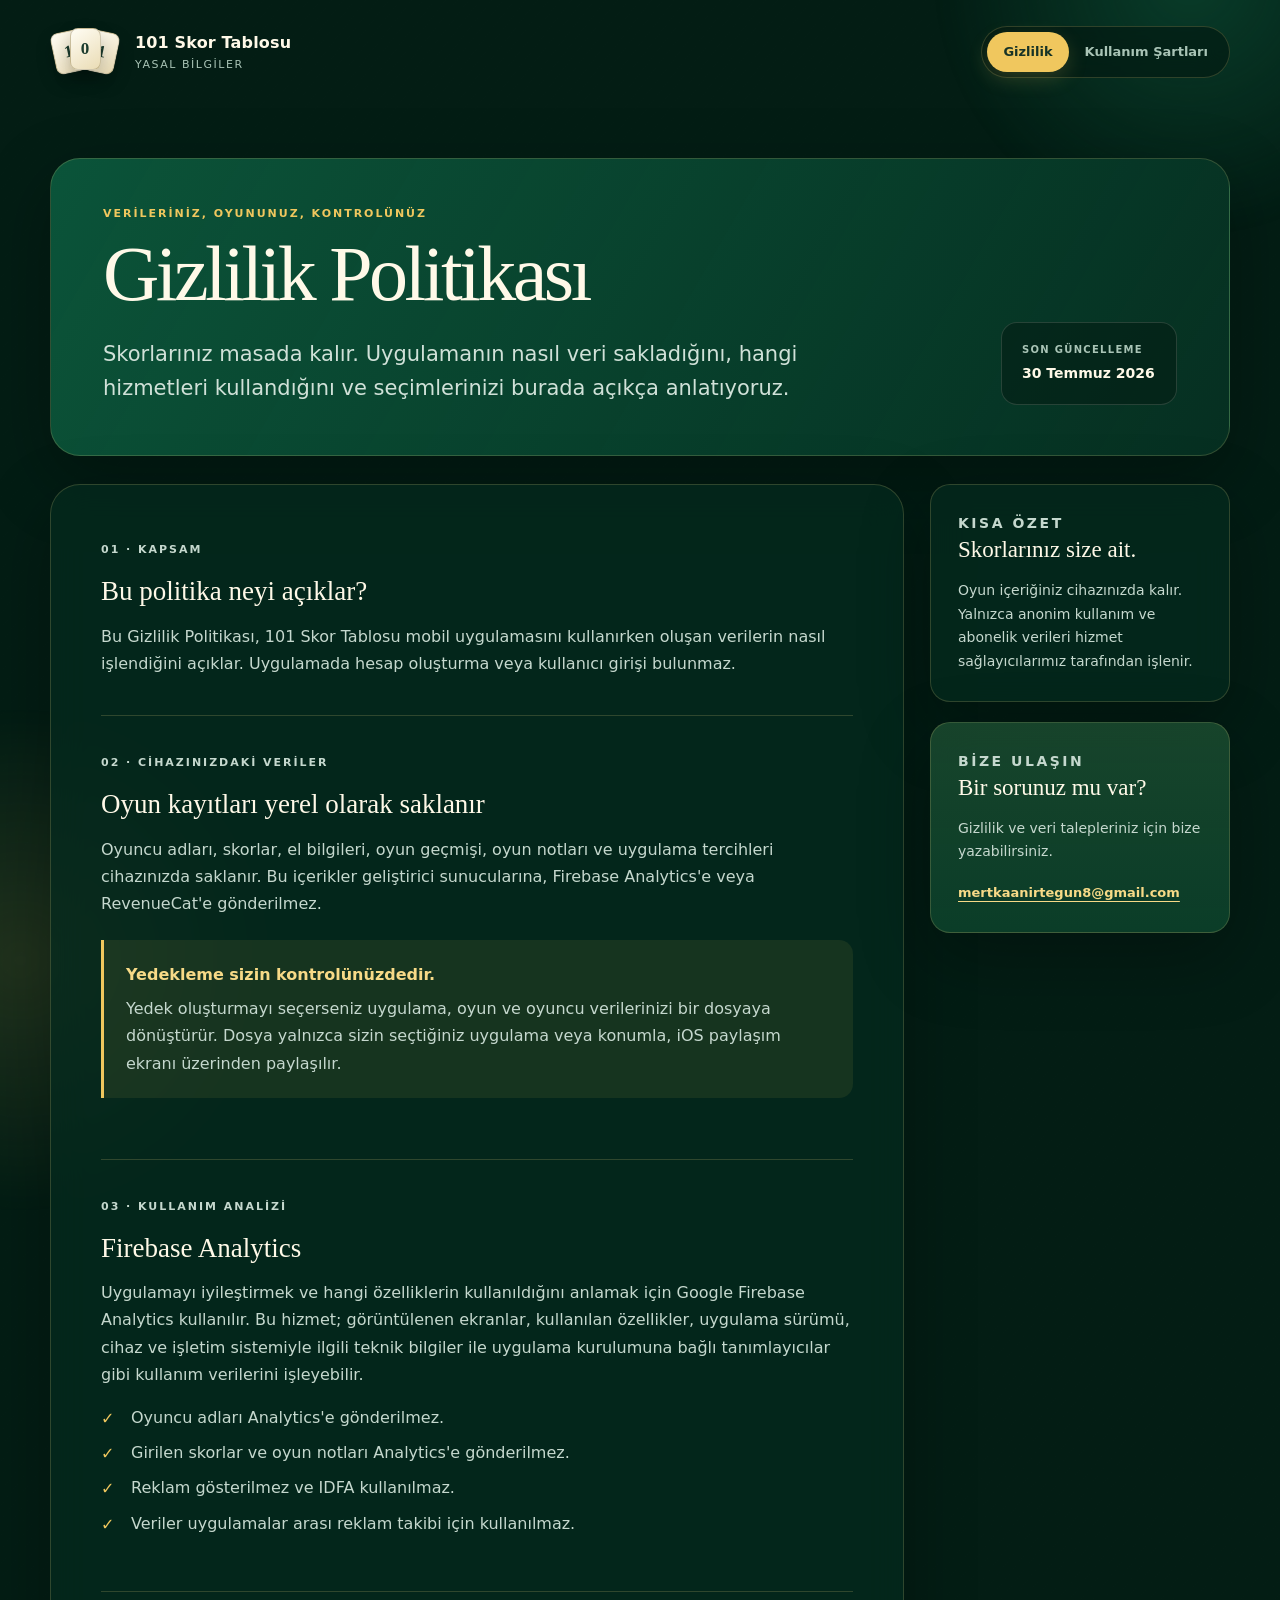
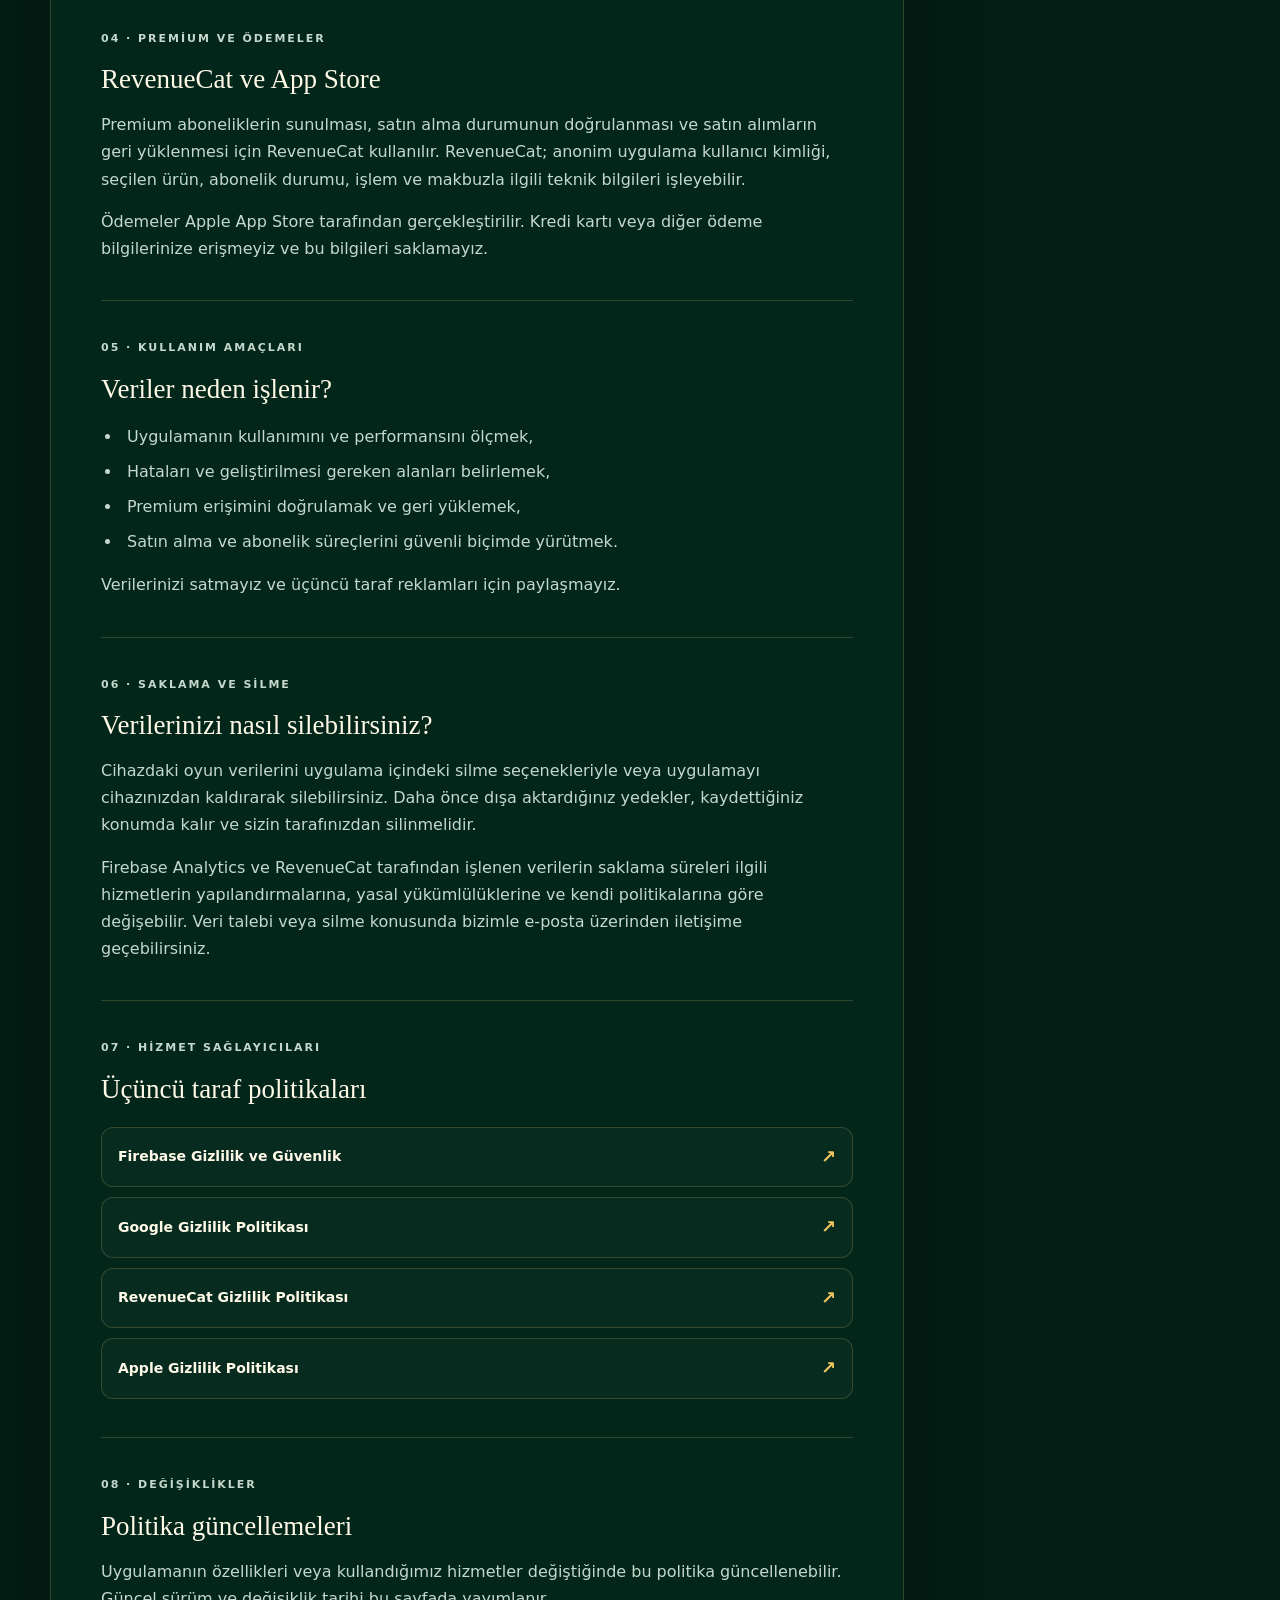
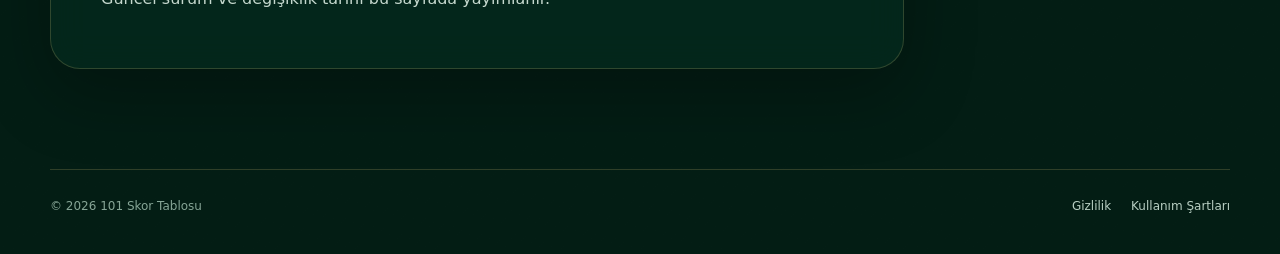
<file: index.html>
<!DOCTYPE html>
<html lang="tr">
  <head>
    <meta charset="UTF-8">
    <meta name="viewport" content="width=device-width, initial-scale=1.0">
    <meta name="theme-color" content="#073d2a">
    <meta
      name="description"
      content="101 Skor Tablosu uygulamasının gizlilik politikası."
    >
    <title>Gizlilik Politikası — 101 Skor Tablosu</title>
    <link rel="stylesheet" href="./styles.css">
  </head>
  <body>
    <div class="page-glow page-glow--top" aria-hidden="true"></div>
    <div class="page-glow page-glow--bottom" aria-hidden="true"></div>

    <header class="site-header">
      <a class="brand" href="./" aria-label="101 Skor Tablosu ana sayfa">
        <span class="brand-tiles" aria-hidden="true">
          <span>1</span><span>0</span><span>1</span>
        </span>
        <span class="brand-copy">
          <strong>101 Skor Tablosu</strong>
          <small>Yasal bilgiler</small>
        </span>
      </a>

      <nav class="legal-nav" aria-label="Yasal sayfalar">
        <a class="legal-nav__link is-active" href="./" aria-current="page">
          Gizlilik
        </a>
        <a class="legal-nav__link" href="./terms.html">Kullanım Şartları</a>
      </nav>
    </header>

    <main class="page-shell">
      <section class="hero">
        <div>
          <p class="eyebrow">VERİLERİNİZ, OYUNUNUZ, KONTROLÜNÜZ</p>
          <h1>Gizlilik Politikası</h1>
          <p class="hero__lead">
            Skorlarınız masada kalır. Uygulamanın nasıl veri sakladığını,
            hangi hizmetleri kullandığını ve seçimlerinizi burada açıkça
            anlatıyoruz.
          </p>
        </div>

        <div class="hero-badge">
          <span class="hero-badge__label">Son güncelleme</span>
          <time datetime="2026-07-30">30 Temmuz 2026</time>
        </div>
      </section>

      <div class="content-grid">
        <article class="legal-card">
          <section id="kapsam">
            <p class="section-kicker">01 · Kapsam</p>
            <h2>Bu politika neyi açıklar?</h2>
            <p>
              Bu Gizlilik Politikası, 101 Skor Tablosu mobil uygulamasını
              kullanırken oluşan verilerin nasıl işlendiğini açıklar.
              Uygulamada hesap oluşturma veya kullanıcı girişi bulunmaz.
            </p>
          </section>

          <section id="yerel-veriler">
            <p class="section-kicker">02 · Cihazınızdaki veriler</p>
            <h2>Oyun kayıtları yerel olarak saklanır</h2>
            <p>
              Oyuncu adları, skorlar, el bilgileri, oyun geçmişi, oyun notları
              ve uygulama tercihleri cihazınızda saklanır. Bu içerikler
              geliştirici sunucularına, Firebase Analytics'e veya RevenueCat'e
              gönderilmez.
            </p>
            <div class="callout">
              <strong>Yedekleme sizin kontrolünüzdedir.</strong>
              <p>
                Yedek oluşturmayı seçerseniz uygulama, oyun ve oyuncu
                verilerinizi bir dosyaya dönüştürür. Dosya yalnızca sizin
                seçtiğiniz uygulama veya konumla, iOS paylaşım ekranı üzerinden
                paylaşılır.
              </p>
            </div>
          </section>

          <section id="analytics">
            <p class="section-kicker">03 · Kullanım analizi</p>
            <h2>Firebase Analytics</h2>
            <p>
              Uygulamayı iyileştirmek ve hangi özelliklerin kullanıldığını
              anlamak için Google Firebase Analytics kullanılır. Bu hizmet;
              görüntülenen ekranlar, kullanılan özellikler, uygulama sürümü,
              cihaz ve işletim sistemiyle ilgili teknik bilgiler ile uygulama
              kurulumuna bağlı tanımlayıcılar gibi kullanım verilerini
              işleyebilir.
            </p>
            <ul class="check-list">
              <li>Oyuncu adları Analytics'e gönderilmez.</li>
              <li>Girilen skorlar ve oyun notları Analytics'e gönderilmez.</li>
              <li>Reklam gösterilmez ve IDFA kullanılmaz.</li>
              <li>Veriler uygulamalar arası reklam takibi için kullanılmaz.</li>
            </ul>
          </section>

          <section id="abonelikler">
            <p class="section-kicker">04 · Premium ve ödemeler</p>
            <h2>RevenueCat ve App Store</h2>
            <p>
              Premium aboneliklerin sunulması, satın alma durumunun
              doğrulanması ve satın alımların geri yüklenmesi için RevenueCat
              kullanılır. RevenueCat; anonim uygulama kullanıcı kimliği,
              seçilen ürün, abonelik durumu, işlem ve makbuzla ilgili teknik
              bilgileri işleyebilir.
            </p>
            <p>
              Ödemeler Apple App Store tarafından gerçekleştirilir. Kredi
              kartı veya diğer ödeme bilgilerinize erişmeyiz ve bu bilgileri
              saklamayız.
            </p>
          </section>

          <section id="amac">
            <p class="section-kicker">05 · Kullanım amaçları</p>
            <h2>Veriler neden işlenir?</h2>
            <ul>
              <li>Uygulamanın kullanımını ve performansını ölçmek,</li>
              <li>Hataları ve geliştirilmesi gereken alanları belirlemek,</li>
              <li>Premium erişimini doğrulamak ve geri yüklemek,</li>
              <li>Satın alma ve abonelik süreçlerini güvenli biçimde yürütmek.</li>
            </ul>
            <p>
              Verilerinizi satmayız ve üçüncü taraf reklamları için
              paylaşmayız.
            </p>
          </section>

          <section id="saklama">
            <p class="section-kicker">06 · Saklama ve silme</p>
            <h2>Verilerinizi nasıl silebilirsiniz?</h2>
            <p>
              Cihazdaki oyun verilerini uygulama içindeki silme seçenekleriyle
              veya uygulamayı cihazınızdan kaldırarak silebilirsiniz. Daha önce
              dışa aktardığınız yedekler, kaydettiğiniz konumda kalır ve sizin
              tarafınızdan silinmelidir.
            </p>
            <p>
              Firebase Analytics ve RevenueCat tarafından işlenen verilerin
              saklama süreleri ilgili hizmetlerin yapılandırmalarına, yasal
              yükümlülüklerine ve kendi politikalarına göre değişebilir. Veri
              talebi veya silme konusunda bizimle e-posta üzerinden iletişime
              geçebilirsiniz.
            </p>
          </section>

          <section id="hizmetler">
            <p class="section-kicker">07 · Hizmet sağlayıcıları</p>
            <h2>Üçüncü taraf politikaları</h2>
            <div class="link-list">
              <a href="https://firebase.google.com/support/privacy" target="_blank" rel="noreferrer">
                <span>Firebase Gizlilik ve Güvenlik</span>
                <span aria-hidden="true">↗</span>
              </a>
              <a href="https://policies.google.com/privacy" target="_blank" rel="noreferrer">
                <span>Google Gizlilik Politikası</span>
                <span aria-hidden="true">↗</span>
              </a>
              <a href="https://www.revenuecat.com/privacy/" target="_blank" rel="noreferrer">
                <span>RevenueCat Gizlilik Politikası</span>
                <span aria-hidden="true">↗</span>
              </a>
              <a href="https://www.apple.com/legal/privacy/" target="_blank" rel="noreferrer">
                <span>Apple Gizlilik Politikası</span>
                <span aria-hidden="true">↗</span>
              </a>
            </div>
          </section>

          <section id="degisiklikler">
            <p class="section-kicker">08 · Değişiklikler</p>
            <h2>Politika güncellemeleri</h2>
            <p>
              Uygulamanın özellikleri veya kullandığımız hizmetler değiştiğinde
              bu politika güncellenebilir. Güncel sürüm ve değişiklik tarihi bu
              sayfada yayımlanır.
            </p>
          </section>
        </article>

        <aside class="side-panel">
          <div class="side-card">
            <p class="side-card__eyebrow">Kısa özet</p>
            <h2>Skorlarınız size ait.</h2>
            <p>
              Oyun içeriğiniz cihazınızda kalır. Yalnızca anonim kullanım ve
              abonelik verileri hizmet sağlayıcılarımız tarafından işlenir.
            </p>
          </div>

          <div class="side-card side-card--contact">
            <p class="side-card__eyebrow">Bize ulaşın</p>
            <h2>Bir sorunuz mu var?</h2>
            <p>Gizlilik ve veri talepleriniz için bize yazabilirsiniz.</p>
            <a class="contact-link" href="mailto:mertkaanirtegun8@gmail.com">
              mertkaanirtegun8@gmail.com
            </a>
          </div>
        </aside>
      </div>
    </main>

    <footer class="site-footer">
      <p>© 2026 101 Skor Tablosu</p>
      <div>
        <a href="./">Gizlilik</a>
        <a href="./terms.html">Kullanım Şartları</a>
      </div>
    </footer>
  </body>
</html>
</file>
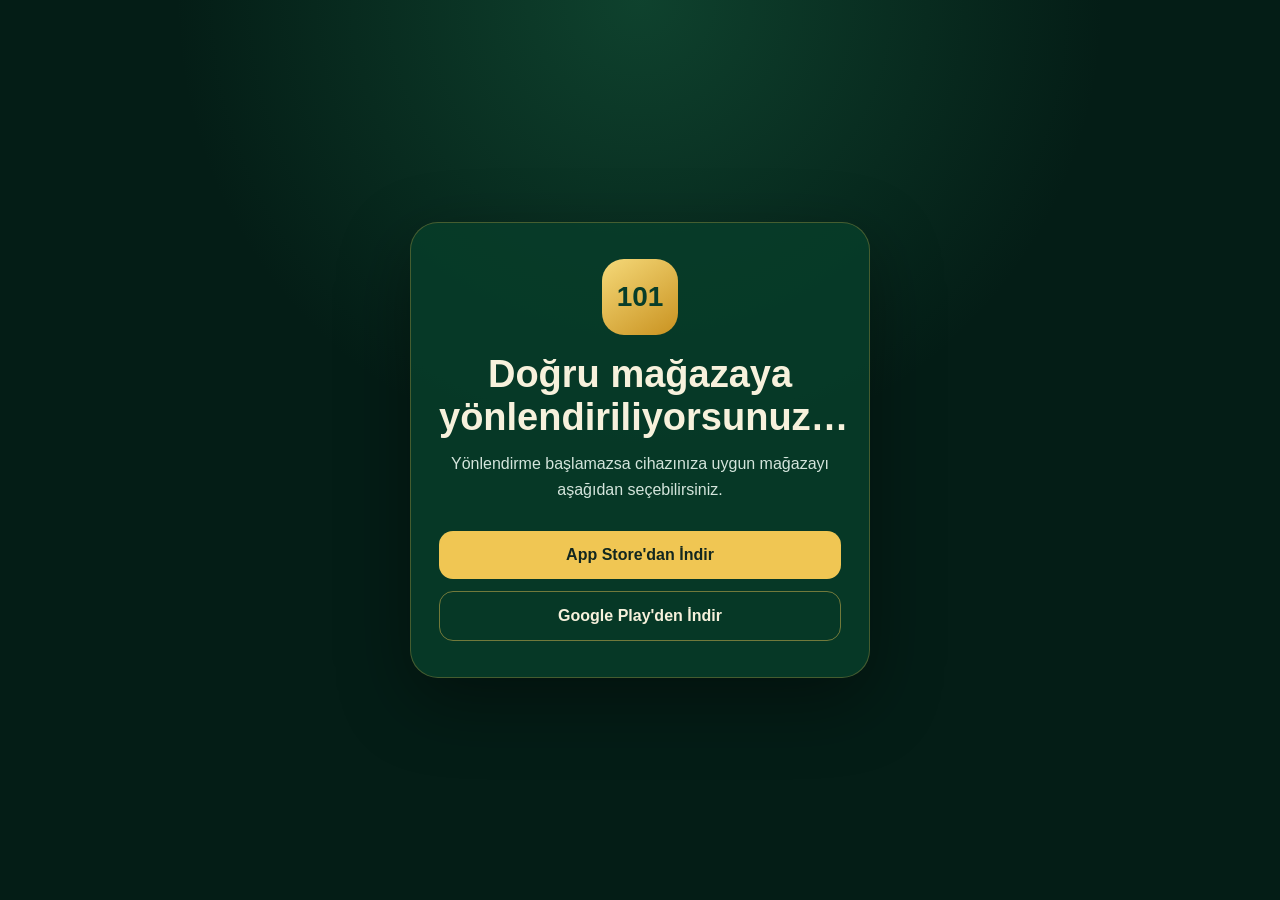
<file: indir/index.html>
<!DOCTYPE html>
<html lang="tr">
  <head>
    <meta charset="UTF-8">
    <meta name="viewport" content="width=device-width, initial-scale=1.0">
    <meta name="theme-color" content="#073d2a">
    <meta name="robots" content="noindex">
    <meta
      name="description"
      content="101 Skor Tablosu uygulamasını cihazınıza uygun mağazadan indirin."
    >
    <title>101 Skor Tablosu'nu İndir</title>
    <style>
      :root {
        color-scheme: dark;
        font-family: -apple-system, BlinkMacSystemFont, "Segoe UI", sans-serif;
        background: #041d16;
        color: #f7f1dc;
      }

      * {
        box-sizing: border-box;
      }

      body {
        min-height: 100vh;
        margin: 0;
        display: grid;
        place-items: center;
        padding: 24px;
        background:
          radial-gradient(circle at top, rgba(35, 137, 91, 0.34), transparent 42%),
          #041d16;
      }

      main {
        width: min(100%, 460px);
        padding: 36px 28px;
        text-align: center;
        border: 1px solid rgba(232, 188, 72, 0.28);
        border-radius: 28px;
        background: rgba(7, 61, 42, 0.88);
        box-shadow: 0 24px 70px rgba(0, 0, 0, 0.38);
      }

      .mark {
        display: inline-grid;
        place-items: center;
        width: 76px;
        height: 76px;
        margin-bottom: 18px;
        border-radius: 22px;
        background: linear-gradient(145deg, #f5d979, #c99220);
        color: #073d2a;
        font-size: 28px;
        font-weight: 900;
      }

      h1 {
        margin: 0 0 12px;
        font-size: clamp(28px, 7vw, 38px);
      }

      p {
        margin: 0;
        color: #d4e5dc;
        line-height: 1.6;
      }

      .buttons {
        display: grid;
        gap: 12px;
        margin-top: 28px;
      }

      a {
        display: block;
        padding: 15px 18px;
        border-radius: 14px;
        background: #f0c653;
        color: #12271f;
        font-weight: 800;
        text-decoration: none;
      }

      a.secondary {
        border: 1px solid rgba(240, 198, 83, 0.46);
        background: transparent;
        color: #f7f1dc;
      }
    </style>
  </head>
  <body>
    <main>
      <div class="mark" aria-hidden="true">101</div>
      <h1>Doğru mağazaya yönlendiriliyorsunuz…</h1>
      <p>
        Yönlendirme başlamazsa cihazınıza uygun mağazayı aşağıdan seçebilirsiniz.
      </p>
      <div class="buttons">
        <a id="ios-link" href="https://apps.apple.com/tr/app/id6738851862">
          App Store'dan İndir
        </a>
        <a
          id="android-link"
          class="secondary"
          href="https://play.google.com/store/apps/details?id=com.kaanirtegun8.okeyscoreboard&amp;referrer=utm_source%3Dmagfi%26utm_medium%3Dtelegram_ads%26utm_campaign%3D101_skor_tablosu"
        >
          Google Play'den İndir
        </a>
      </div>
    </main>

    <script>
      (() => {
        const userAgent = navigator.userAgent || "";
        const isAndroid = /Android/i.test(userAgent);
        const isIOS =
          /iPad|iPhone|iPod/i.test(userAgent) ||
          (navigator.platform === "MacIntel" && navigator.maxTouchPoints > 1);

        const iosUrl = document.getElementById("ios-link").href;
        const androidUrl = document.getElementById("android-link").href;

        if (isIOS) window.location.replace(iosUrl);
        if (isAndroid) window.location.replace(androidUrl);
      })();
    </script>
  </body>
</html>
</file>
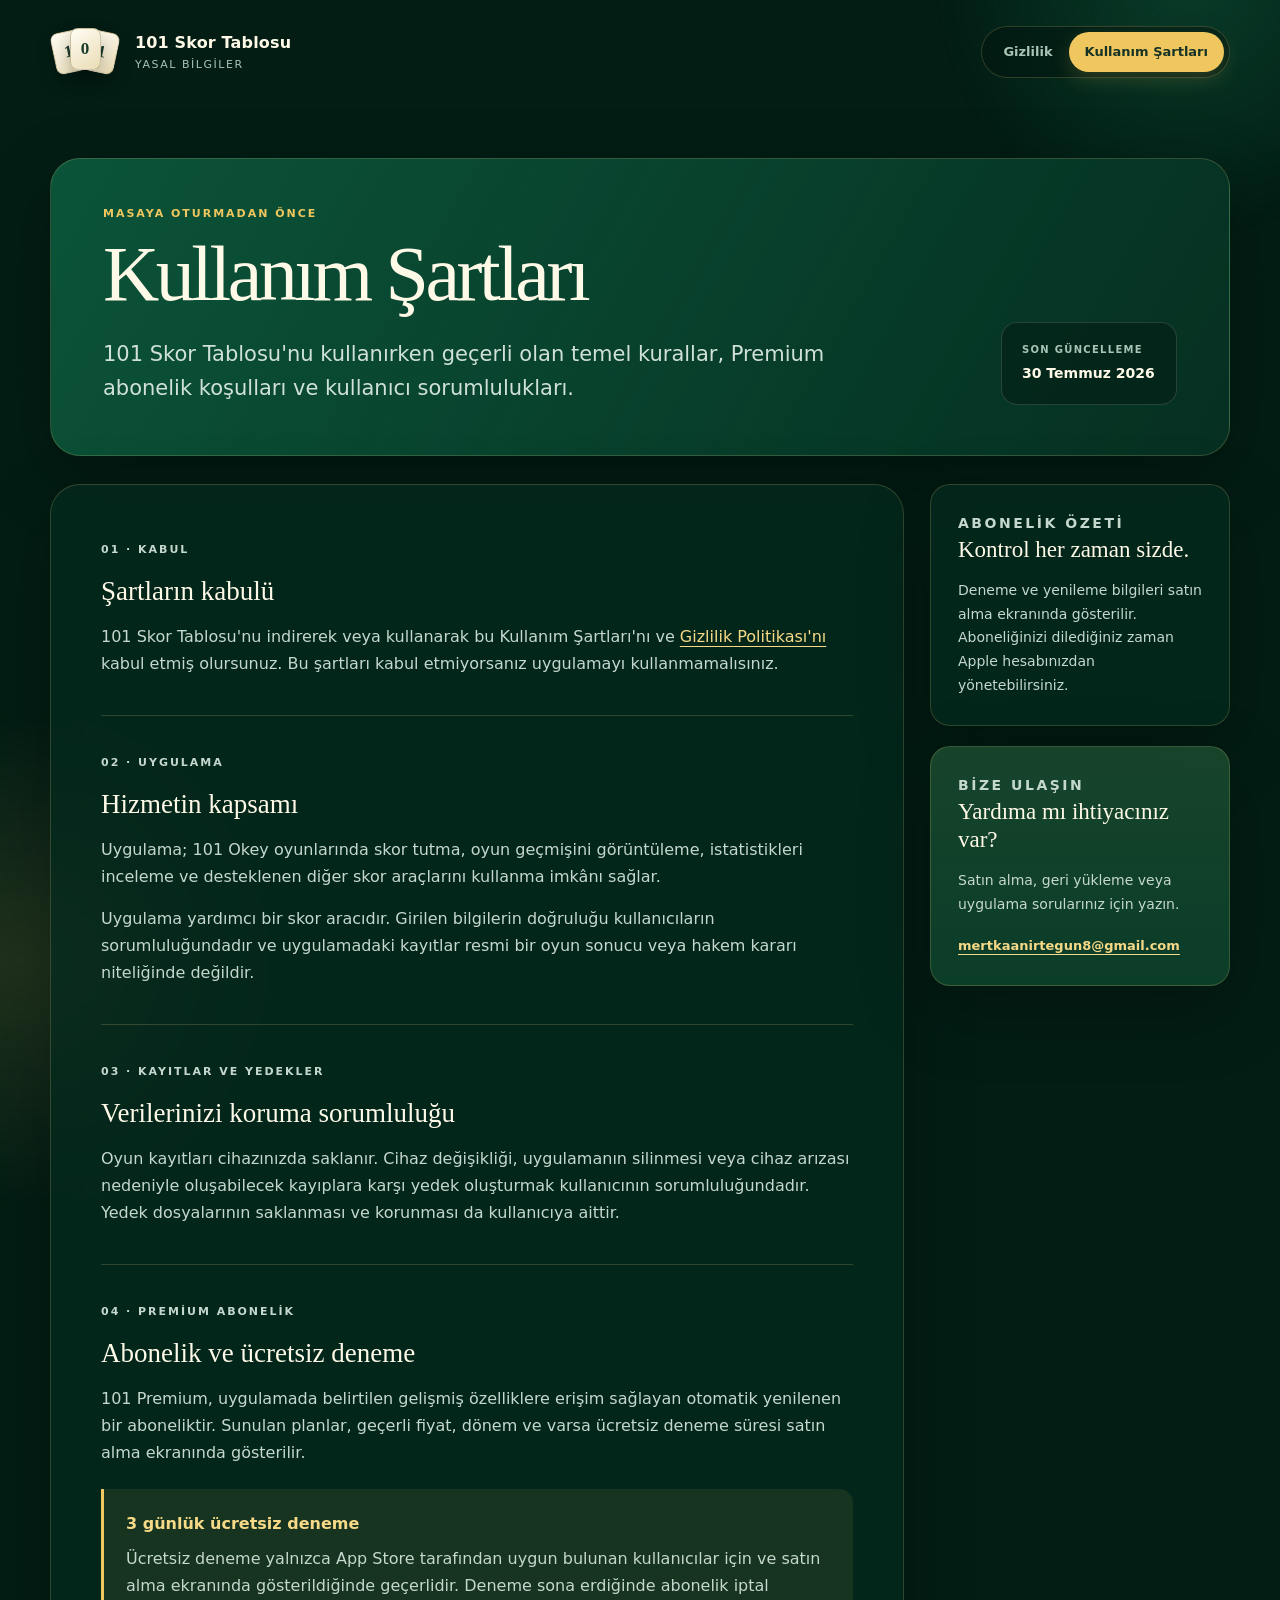
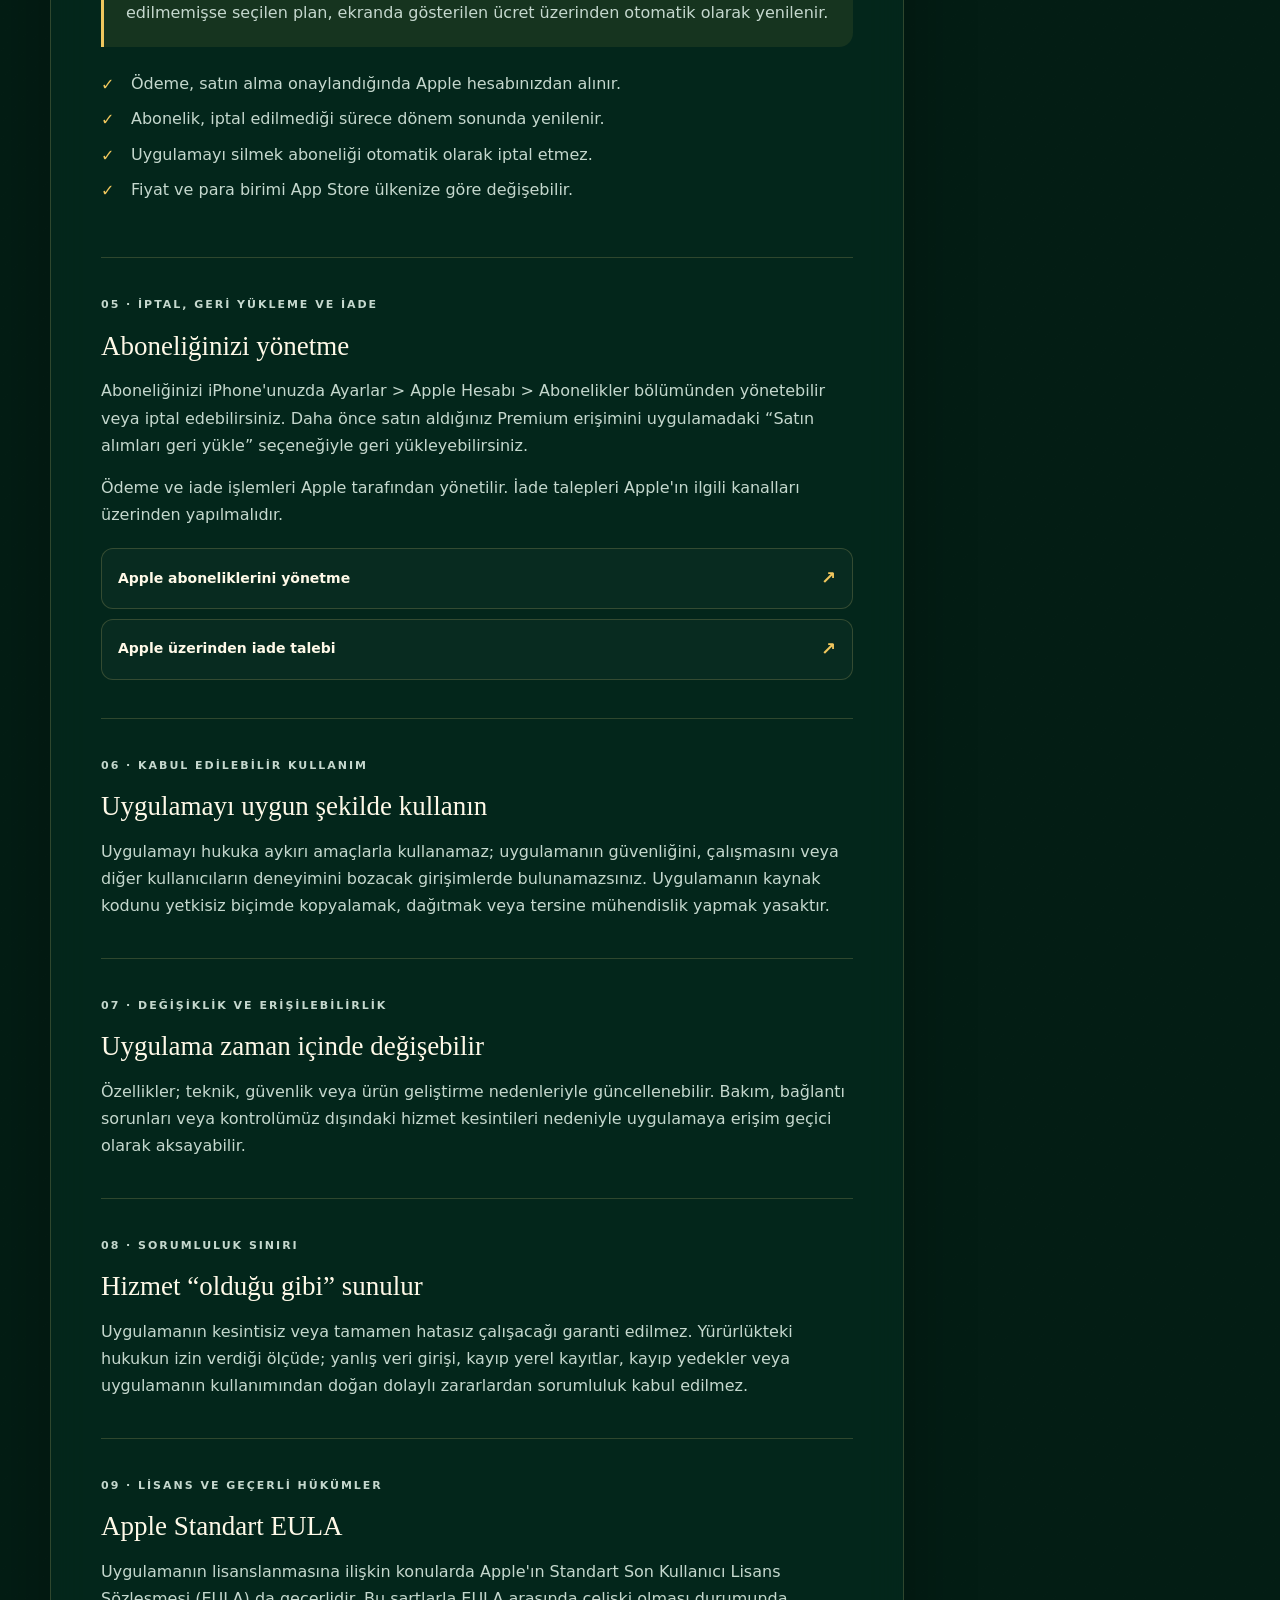
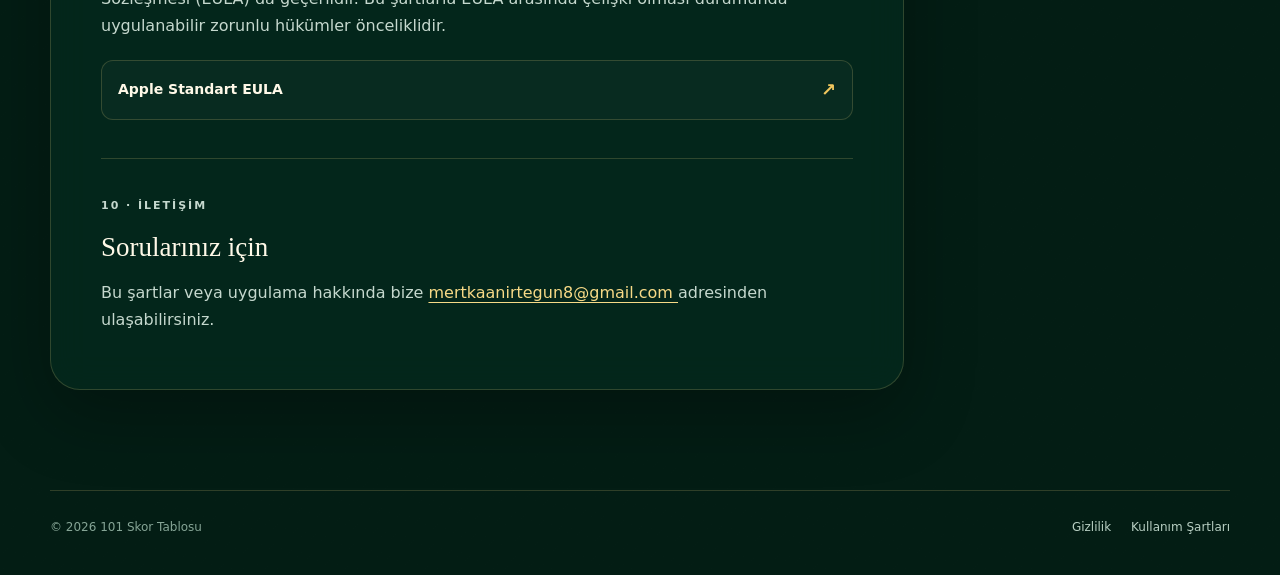
<file: terms.html>
<!DOCTYPE html>
<html lang="tr">
  <head>
    <meta charset="UTF-8">
    <meta name="viewport" content="width=device-width, initial-scale=1.0">
    <meta name="theme-color" content="#073d2a">
    <meta
      name="description"
      content="101 Skor Tablosu uygulamasının kullanım şartları."
    >
    <title>Kullanım Şartları — 101 Skor Tablosu</title>
    <link rel="stylesheet" href="./styles.css">
  </head>
  <body>
    <div class="page-glow page-glow--top" aria-hidden="true"></div>
    <div class="page-glow page-glow--bottom" aria-hidden="true"></div>

    <header class="site-header">
      <a class="brand" href="./" aria-label="101 Skor Tablosu ana sayfa">
        <span class="brand-tiles" aria-hidden="true">
          <span>1</span><span>0</span><span>1</span>
        </span>
        <span class="brand-copy">
          <strong>101 Skor Tablosu</strong>
          <small>Yasal bilgiler</small>
        </span>
      </a>

      <nav class="legal-nav" aria-label="Yasal sayfalar">
        <a class="legal-nav__link" href="./">Gizlilik</a>
        <a
          class="legal-nav__link is-active"
          href="./terms.html"
          aria-current="page"
        >
          Kullanım Şartları
        </a>
      </nav>
    </header>

    <main class="page-shell">
      <section class="hero">
        <div>
          <p class="eyebrow">MASAYA OTURMADAN ÖNCE</p>
          <h1>Kullanım Şartları</h1>
          <p class="hero__lead">
            101 Skor Tablosu'nu kullanırken geçerli olan temel kurallar,
            Premium abonelik koşulları ve kullanıcı sorumlulukları.
          </p>
        </div>

        <div class="hero-badge">
          <span class="hero-badge__label">Son güncelleme</span>
          <time datetime="2026-07-30">30 Temmuz 2026</time>
        </div>
      </section>

      <div class="content-grid">
        <article class="legal-card">
          <section id="kabul">
            <p class="section-kicker">01 · Kabul</p>
            <h2>Şartların kabulü</h2>
            <p>
              101 Skor Tablosu'nu indirerek veya kullanarak bu Kullanım
              Şartları'nı ve
              <a href="./">Gizlilik Politikası'nı</a> kabul etmiş olursunuz. Bu
              şartları kabul etmiyorsanız uygulamayı kullanmamalısınız.
            </p>
          </section>

          <section id="hizmet">
            <p class="section-kicker">02 · Uygulama</p>
            <h2>Hizmetin kapsamı</h2>
            <p>
              Uygulama; 101 Okey oyunlarında skor tutma, oyun geçmişini
              görüntüleme, istatistikleri inceleme ve desteklenen diğer skor
              araçlarını kullanma imkânı sağlar.
            </p>
            <p>
              Uygulama yardımcı bir skor aracıdır. Girilen bilgilerin
              doğruluğu kullanıcıların sorumluluğundadır ve uygulamadaki
              kayıtlar resmi bir oyun sonucu veya hakem kararı niteliğinde
              değildir.
            </p>
          </section>

          <section id="yerel-veriler">
            <p class="section-kicker">03 · Kayıtlar ve yedekler</p>
            <h2>Verilerinizi koruma sorumluluğu</h2>
            <p>
              Oyun kayıtları cihazınızda saklanır. Cihaz değişikliği,
              uygulamanın silinmesi veya cihaz arızası nedeniyle oluşabilecek
              kayıplara karşı yedek oluşturmak kullanıcının sorumluluğundadır.
              Yedek dosyalarının saklanması ve korunması da kullanıcıya aittir.
            </p>
          </section>

          <section id="premium">
            <p class="section-kicker">04 · Premium abonelik</p>
            <h2>Abonelik ve ücretsiz deneme</h2>
            <p>
              101 Premium, uygulamada belirtilen gelişmiş özelliklere erişim
              sağlayan otomatik yenilenen bir aboneliktir. Sunulan planlar,
              geçerli fiyat, dönem ve varsa ücretsiz deneme süresi satın alma
              ekranında gösterilir.
            </p>
            <div class="callout">
              <strong>3 günlük ücretsiz deneme</strong>
              <p>
                Ücretsiz deneme yalnızca App Store tarafından uygun bulunan
                kullanıcılar için ve satın alma ekranında gösterildiğinde
                geçerlidir. Deneme sona erdiğinde abonelik iptal edilmemişse
                seçilen plan, ekranda gösterilen ücret üzerinden otomatik
                olarak yenilenir.
              </p>
            </div>
            <ul class="check-list">
              <li>Ödeme, satın alma onaylandığında Apple hesabınızdan alınır.</li>
              <li>Abonelik, iptal edilmediği sürece dönem sonunda yenilenir.</li>
              <li>Uygulamayı silmek aboneliği otomatik olarak iptal etmez.</li>
              <li>Fiyat ve para birimi App Store ülkenize göre değişebilir.</li>
            </ul>
          </section>

          <section id="yonetim">
            <p class="section-kicker">05 · İptal, geri yükleme ve iade</p>
            <h2>Aboneliğinizi yönetme</h2>
            <p>
              Aboneliğinizi iPhone'unuzda Ayarlar &gt; Apple Hesabı &gt;
              Abonelikler bölümünden yönetebilir veya iptal edebilirsiniz.
              Daha önce satın aldığınız Premium erişimini uygulamadaki
              “Satın alımları geri yükle” seçeneğiyle geri yükleyebilirsiniz.
            </p>
            <p>
              Ödeme ve iade işlemleri Apple tarafından yönetilir. İade
              talepleri Apple'ın ilgili kanalları üzerinden yapılmalıdır.
            </p>
            <div class="link-list">
              <a href="https://support.apple.com/HT202039" target="_blank" rel="noreferrer">
                <span>Apple aboneliklerini yönetme</span>
                <span aria-hidden="true">↗</span>
              </a>
              <a href="https://reportaproblem.apple.com/" target="_blank" rel="noreferrer">
                <span>Apple üzerinden iade talebi</span>
                <span aria-hidden="true">↗</span>
              </a>
            </div>
          </section>

          <section id="kullanim">
            <p class="section-kicker">06 · Kabul edilebilir kullanım</p>
            <h2>Uygulamayı uygun şekilde kullanın</h2>
            <p>
              Uygulamayı hukuka aykırı amaçlarla kullanamaz; uygulamanın
              güvenliğini, çalışmasını veya diğer kullanıcıların deneyimini
              bozacak girişimlerde bulunamazsınız. Uygulamanın kaynak kodunu
              yetkisiz biçimde kopyalamak, dağıtmak veya tersine mühendislik
              yapmak yasaktır.
            </p>
          </section>

          <section id="degisiklikler">
            <p class="section-kicker">07 · Değişiklik ve erişilebilirlik</p>
            <h2>Uygulama zaman içinde değişebilir</h2>
            <p>
              Özellikler; teknik, güvenlik veya ürün geliştirme nedenleriyle
              güncellenebilir. Bakım, bağlantı sorunları veya kontrolümüz
              dışındaki hizmet kesintileri nedeniyle uygulamaya erişim geçici
              olarak aksayabilir.
            </p>
          </section>

          <section id="sorumluluk">
            <p class="section-kicker">08 · Sorumluluk sınırı</p>
            <h2>Hizmet “olduğu gibi” sunulur</h2>
            <p>
              Uygulamanın kesintisiz veya tamamen hatasız çalışacağı garanti
              edilmez. Yürürlükteki hukukun izin verdiği ölçüde; yanlış veri
              girişi, kayıp yerel kayıtlar, kayıp yedekler veya uygulamanın
              kullanımından doğan dolaylı zararlardan sorumluluk kabul edilmez.
            </p>
          </section>

          <section id="lisans">
            <p class="section-kicker">09 · Lisans ve geçerli hükümler</p>
            <h2>Apple Standart EULA</h2>
            <p>
              Uygulamanın lisanslanmasına ilişkin konularda Apple'ın Standart
              Son Kullanıcı Lisans Sözleşmesi (EULA) da geçerlidir. Bu şartlarla
              EULA arasında çelişki olması durumunda uygulanabilir zorunlu
              hükümler önceliklidir.
            </p>
            <div class="link-list">
              <a
                href="https://www.apple.com/legal/internet-services/itunes/dev/stdeula/"
                target="_blank"
                rel="noreferrer"
              >
                <span>Apple Standart EULA</span>
                <span aria-hidden="true">↗</span>
              </a>
            </div>
          </section>

          <section id="iletisim">
            <p class="section-kicker">10 · İletişim</p>
            <h2>Sorularınız için</h2>
            <p>
              Bu şartlar veya uygulama hakkında bize
              <a href="mailto:mertkaanirtegun8@gmail.com">
                mertkaanirtegun8@gmail.com
              </a>
              adresinden ulaşabilirsiniz.
            </p>
          </section>
        </article>

        <aside class="side-panel">
          <div class="side-card">
            <p class="side-card__eyebrow">Abonelik özeti</p>
            <h2>Kontrol her zaman sizde.</h2>
            <p>
              Deneme ve yenileme bilgileri satın alma ekranında gösterilir.
              Aboneliğinizi dilediğiniz zaman Apple hesabınızdan
              yönetebilirsiniz.
            </p>
          </div>

          <div class="side-card side-card--contact">
            <p class="side-card__eyebrow">Bize ulaşın</p>
            <h2>Yardıma mı ihtiyacınız var?</h2>
            <p>Satın alma, geri yükleme veya uygulama sorularınız için yazın.</p>
            <a class="contact-link" href="mailto:mertkaanirtegun8@gmail.com">
              mertkaanirtegun8@gmail.com
            </a>
          </div>
        </aside>
      </div>
    </main>

    <footer class="site-footer">
      <p>© 2026 101 Skor Tablosu</p>
      <div>
        <a href="./">Gizlilik</a>
        <a href="./terms.html">Kullanım Şartları</a>
      </div>
    </footer>
  </body>
</html>
</file>
<file: styles.css>
:root {
  color-scheme: dark;
  --felt-950: #031d14;
  --felt-900: #052b1e;
  --felt-800: #073d2a;
  --felt-700: #0b553a;
  --felt-500: #16845b;
  --gold-400: #f0c75e;
  --gold-300: #f7da87;
  --cream: #fff9e8;
  --sage: #a9c4b6;
  --line: rgba(247, 218, 135, 0.18);
  --surface: rgba(5, 43, 30, 0.74);
  --surface-strong: rgba(7, 61, 42, 0.92);
  --shadow: 0 24px 70px rgba(0, 0, 0, 0.28);
  --radius-lg: 30px;
  --radius-md: 20px;
}

* {
  box-sizing: border-box;
}

html {
  scroll-behavior: smooth;
}

body {
  min-height: 100vh;
  margin: 0;
  overflow-x: hidden;
  color: var(--cream);
  background:
    linear-gradient(rgba(3, 29, 20, 0.94), rgba(3, 29, 20, 0.98)),
    repeating-linear-gradient(
      128deg,
      rgba(255, 255, 255, 0.018) 0,
      rgba(255, 255, 255, 0.018) 1px,
      transparent 1px,
      transparent 9px
    ),
    var(--felt-950);
  font-family:
    "Avenir Next",
    Avenir,
    "Segoe UI",
    system-ui,
    -apple-system,
    sans-serif;
  line-height: 1.7;
}

a {
  color: var(--gold-300);
  text-underline-offset: 4px;
}

a:hover {
  color: var(--cream);
}

a:focus-visible {
  outline: 3px solid var(--gold-400);
  outline-offset: 4px;
  border-radius: 8px;
}

.page-glow {
  position: fixed;
  z-index: -1;
  width: 520px;
  height: 520px;
  border-radius: 50%;
  filter: blur(10px);
  pointer-events: none;
}

.page-glow--top {
  top: -280px;
  right: -170px;
  background: radial-gradient(circle, rgba(22, 132, 91, 0.3), transparent 68%);
}

.page-glow--bottom {
  bottom: -320px;
  left: -240px;
  background: radial-gradient(circle, rgba(240, 199, 94, 0.13), transparent 68%);
}

.site-header {
  width: min(1180px, calc(100% - 40px));
  margin: 0 auto;
  padding: 26px 0;
  display: flex;
  align-items: center;
  justify-content: space-between;
  gap: 28px;
}

.brand {
  display: inline-flex;
  align-items: center;
  gap: 15px;
  color: var(--cream);
  text-decoration: none;
}

.brand:hover {
  color: var(--cream);
}

.brand-tiles {
  position: relative;
  display: inline-flex;
  width: 70px;
  height: 48px;
  align-items: center;
  justify-content: center;
}

.brand-tiles span {
  position: absolute;
  display: grid;
  width: 31px;
  height: 42px;
  place-items: center;
  border: 1px solid rgba(92, 72, 24, 0.28);
  border-radius: 8px;
  color: #1b3b2d;
  background: linear-gradient(145deg, #fffdf4, #eadcb5);
  box-shadow: 0 8px 18px rgba(0, 0, 0, 0.22);
  font-family: Georgia, "Times New Roman", serif;
  font-size: 17px;
  font-weight: 800;
}

.brand-tiles span:first-child {
  left: 3px;
  transform: rotate(-12deg);
}

.brand-tiles span:nth-child(2) {
  z-index: 2;
  transform: translateY(-3px);
}

.brand-tiles span:last-child {
  right: 3px;
  transform: rotate(12deg);
}

.brand-copy {
  display: grid;
  line-height: 1.2;
}

.brand-copy strong {
  font-size: 16px;
  letter-spacing: 0.01em;
}

.brand-copy small {
  margin-top: 5px;
  color: var(--sage);
  font-size: 11px;
  letter-spacing: 0.14em;
  text-transform: uppercase;
}

.legal-nav {
  display: inline-flex;
  padding: 5px;
  border: 1px solid var(--line);
  border-radius: 999px;
  background: rgba(2, 24, 16, 0.58);
  backdrop-filter: blur(16px);
}

.legal-nav__link {
  padding: 9px 16px;
  border-radius: 999px;
  color: var(--sage);
  font-size: 13px;
  font-weight: 700;
  text-decoration: none;
  transition:
    color 160ms ease,
    background 160ms ease,
    transform 160ms ease;
}

.legal-nav__link:hover {
  color: var(--cream);
  transform: translateY(-1px);
}

.legal-nav__link.is-active {
  color: #173326;
  background: var(--gold-400);
  box-shadow: 0 7px 20px rgba(240, 199, 94, 0.18);
}

.page-shell {
  width: min(1180px, calc(100% - 40px));
  margin: 0 auto;
  padding: 54px 0 100px;
}

.hero {
  display: grid;
  grid-template-columns: minmax(0, 1fr) auto;
  gap: 42px;
  align-items: end;
  padding: 46px 52px 50px;
  border: 1px solid var(--line);
  border-radius: var(--radius-lg);
  background:
    linear-gradient(120deg, rgba(11, 85, 58, 0.94), rgba(5, 43, 30, 0.76)),
    var(--felt-800);
  box-shadow: var(--shadow);
}

.eyebrow,
.section-kicker,
.side-card__eyebrow {
  margin: 0 0 12px;
  color: var(--gold-400);
  font-size: 11px;
  font-weight: 800;
  letter-spacing: 0.18em;
  text-transform: uppercase;
}

.hero h1 {
  max-width: 780px;
  margin: 0;
  font-family: Georgia, "Times New Roman", serif;
  font-size: clamp(44px, 7vw, 78px);
  font-weight: 500;
  letter-spacing: -0.045em;
  line-height: 0.98;
}

.hero__lead {
  max-width: 730px;
  margin: 25px 0 0;
  color: #d0e1d8;
  font-size: clamp(17px, 2vw, 21px);
  line-height: 1.62;
}

.hero-badge {
  min-width: 176px;
  padding: 18px 20px;
  border: 1px solid rgba(255, 249, 232, 0.14);
  border-radius: 16px;
  background: rgba(2, 24, 16, 0.5);
}

.hero-badge__label {
  display: block;
  margin-bottom: 4px;
  color: var(--sage);
  font-size: 10px;
  font-weight: 700;
  letter-spacing: 0.13em;
  text-transform: uppercase;
}

.hero-badge strong,
.hero-badge time {
  display: block;
  color: var(--cream);
  font-size: 14px;
  font-weight: 700;
}

.content-grid {
  display: grid;
  grid-template-columns: minmax(0, 1fr) 300px;
  gap: 26px;
  align-items: start;
  margin-top: 28px;
}

.legal-card,
.side-card {
  border: 1px solid var(--line);
  background: var(--surface);
  box-shadow: var(--shadow);
  backdrop-filter: blur(18px);
}

.legal-card {
  padding: 18px 50px;
  border-radius: var(--radius-lg);
}

.legal-card section {
  padding: 38px 0;
  border-bottom: 1px solid var(--line);
  scroll-margin-top: 24px;
}

.legal-card section:last-child {
  border-bottom: 0;
}

.legal-card h2,
.side-card h2 {
  margin: 0 0 14px;
  color: var(--cream);
  font-family: Georgia, "Times New Roman", serif;
  font-size: 27px;
  font-weight: 500;
  line-height: 1.25;
}

.legal-card p,
.legal-card li,
.side-card p {
  color: #c5d8ce;
}

.legal-card p {
  margin: 0 0 15px;
}

.legal-card p:last-child {
  margin-bottom: 0;
}

.legal-card ul {
  margin: 16px 0;
  padding-left: 21px;
}

.legal-card li {
  margin: 8px 0;
  padding-left: 5px;
}

.check-list {
  list-style: none;
  padding-left: 0 !important;
}

.check-list li {
  position: relative;
  padding-left: 30px;
}

.check-list li::before {
  position: absolute;
  top: 1px;
  left: 0;
  color: var(--gold-400);
  content: "✓";
  font-weight: 900;
}

.callout {
  margin: 23px 0;
  padding: 21px 22px;
  border-left: 3px solid var(--gold-400);
  border-radius: 0 14px 14px 0;
  background: rgba(240, 199, 94, 0.08);
}

.callout strong {
  display: block;
  margin-bottom: 7px;
  color: var(--gold-300);
}

.callout p {
  margin: 0;
}

.link-list {
  display: grid;
  gap: 10px;
  margin-top: 20px;
}

.link-list a {
  display: flex;
  align-items: center;
  justify-content: space-between;
  gap: 20px;
  padding: 14px 16px;
  border: 1px solid var(--line);
  border-radius: 12px;
  color: var(--cream);
  background: rgba(255, 255, 255, 0.025);
  font-size: 14px;
  font-weight: 650;
  text-decoration: none;
  transition:
    border-color 160ms ease,
    background 160ms ease,
    transform 160ms ease;
}

.link-list a:hover {
  border-color: rgba(240, 199, 94, 0.5);
  background: rgba(240, 199, 94, 0.07);
  transform: translateY(-2px);
}

.link-list a span:last-child {
  color: var(--gold-400);
  font-size: 18px;
}

.side-panel {
  position: sticky;
  top: 24px;
  display: grid;
  gap: 20px;
}

.side-card {
  padding: 27px;
  border-radius: var(--radius-md);
}

.side-card h2 {
  font-size: 23px;
}

.side-card p {
  margin: 0;
  font-size: 14px;
}

.side-card--contact {
  background:
    linear-gradient(rgba(240, 199, 94, 0.07), rgba(240, 199, 94, 0.02)),
    var(--surface-strong);
}

.contact-link {
  display: inline-block;
  max-width: 100%;
  margin-top: 18px;
  overflow-wrap: anywhere;
  font-size: 13px;
  font-weight: 800;
}

.site-footer {
  width: min(1180px, calc(100% - 40px));
  margin: 0 auto;
  padding: 26px 0 38px;
  display: flex;
  align-items: center;
  justify-content: space-between;
  gap: 24px;
  border-top: 1px solid var(--line);
  color: #86a596;
  font-size: 12px;
}

.site-footer p {
  margin: 0;
}

.site-footer div {
  display: flex;
  gap: 20px;
}

.site-footer a {
  color: #b8cfc3;
  text-decoration: none;
}

@media (max-width: 880px) {
  .hero {
    grid-template-columns: 1fr;
    align-items: start;
    padding: 38px;
  }

  .hero-badge {
    width: fit-content;
  }

  .content-grid {
    grid-template-columns: 1fr;
  }

  .side-panel {
    position: static;
    grid-template-columns: repeat(2, minmax(0, 1fr));
  }
}

@media (max-width: 650px) {
  .site-header {
    width: min(100% - 28px, 1180px);
    padding: 18px 0;
    align-items: flex-start;
    flex-direction: column;
  }

  .legal-nav {
    width: 100%;
  }

  .legal-nav__link {
    flex: 1;
    text-align: center;
  }

  .page-shell {
    width: min(100% - 28px, 1180px);
    padding: 25px 0 68px;
  }

  .hero {
    gap: 27px;
    padding: 29px 24px;
    border-radius: 24px;
  }

  .hero h1 {
    font-size: clamp(40px, 13vw, 58px);
  }

  .hero__lead {
    margin-top: 20px;
    font-size: 16px;
  }

  .legal-card {
    padding: 7px 23px;
    border-radius: 24px;
  }

  .legal-card section {
    padding: 31px 0;
  }

  .legal-card h2 {
    font-size: 24px;
  }

  .side-panel {
    grid-template-columns: 1fr;
  }

  .site-footer {
    width: min(100% - 28px, 1180px);
    align-items: flex-start;
    flex-direction: column;
  }
}

@media (prefers-reduced-motion: reduce) {
  html {
    scroll-behavior: auto;
  }

  *,
  *::before,
  *::after {
    transition-duration: 0.01ms !important;
  }
}
</file>
